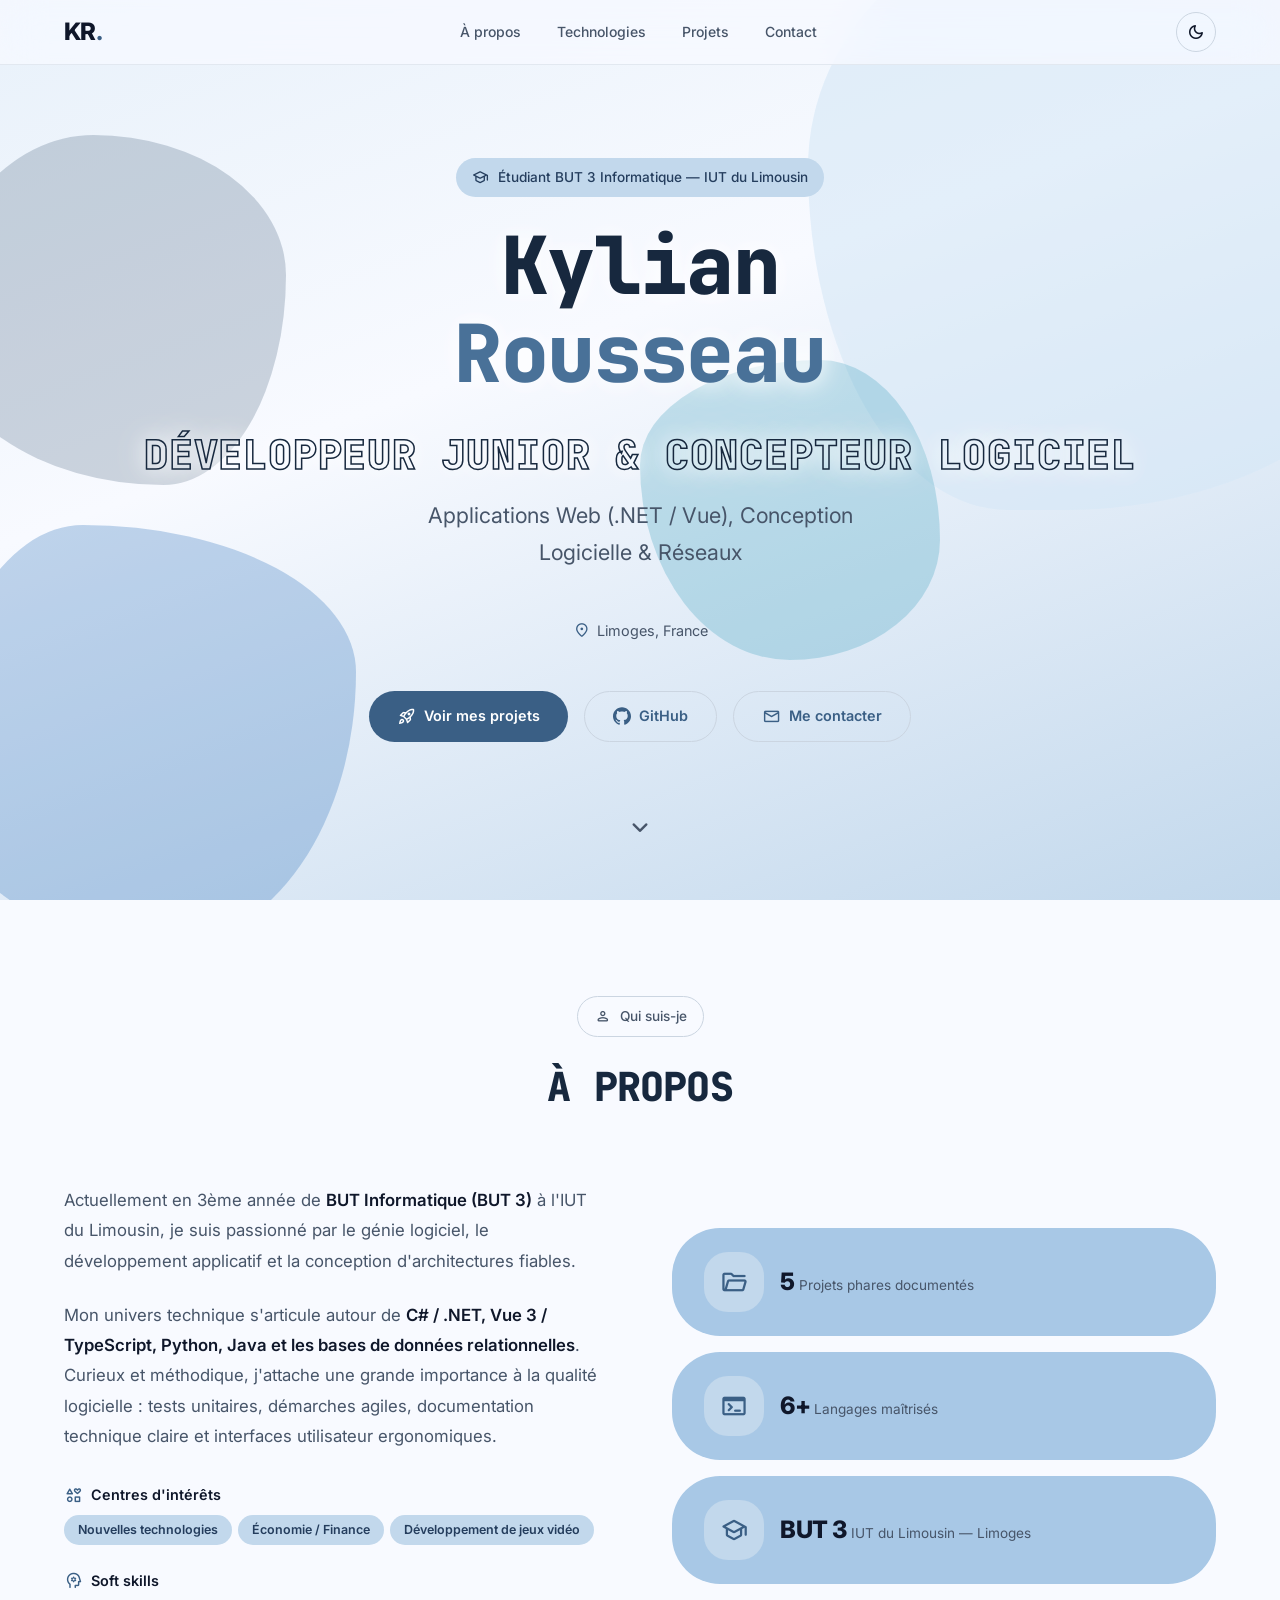
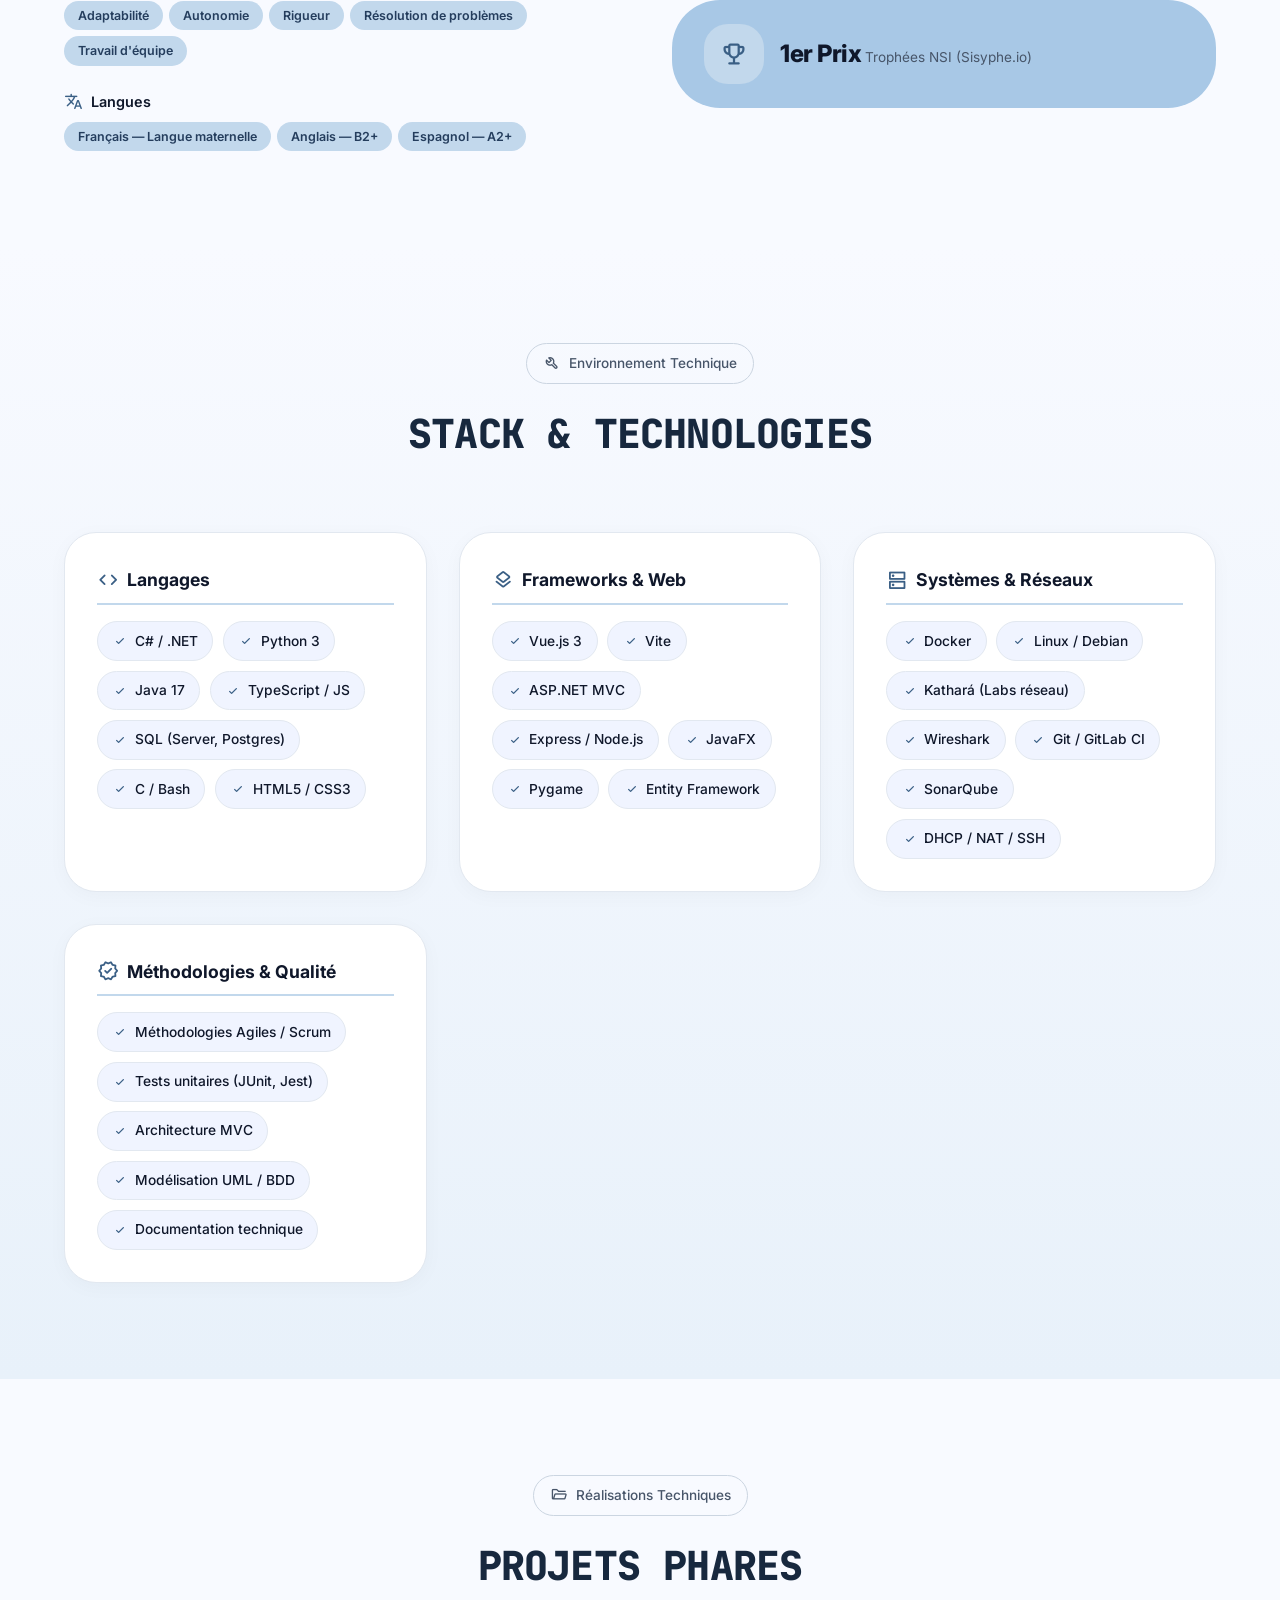
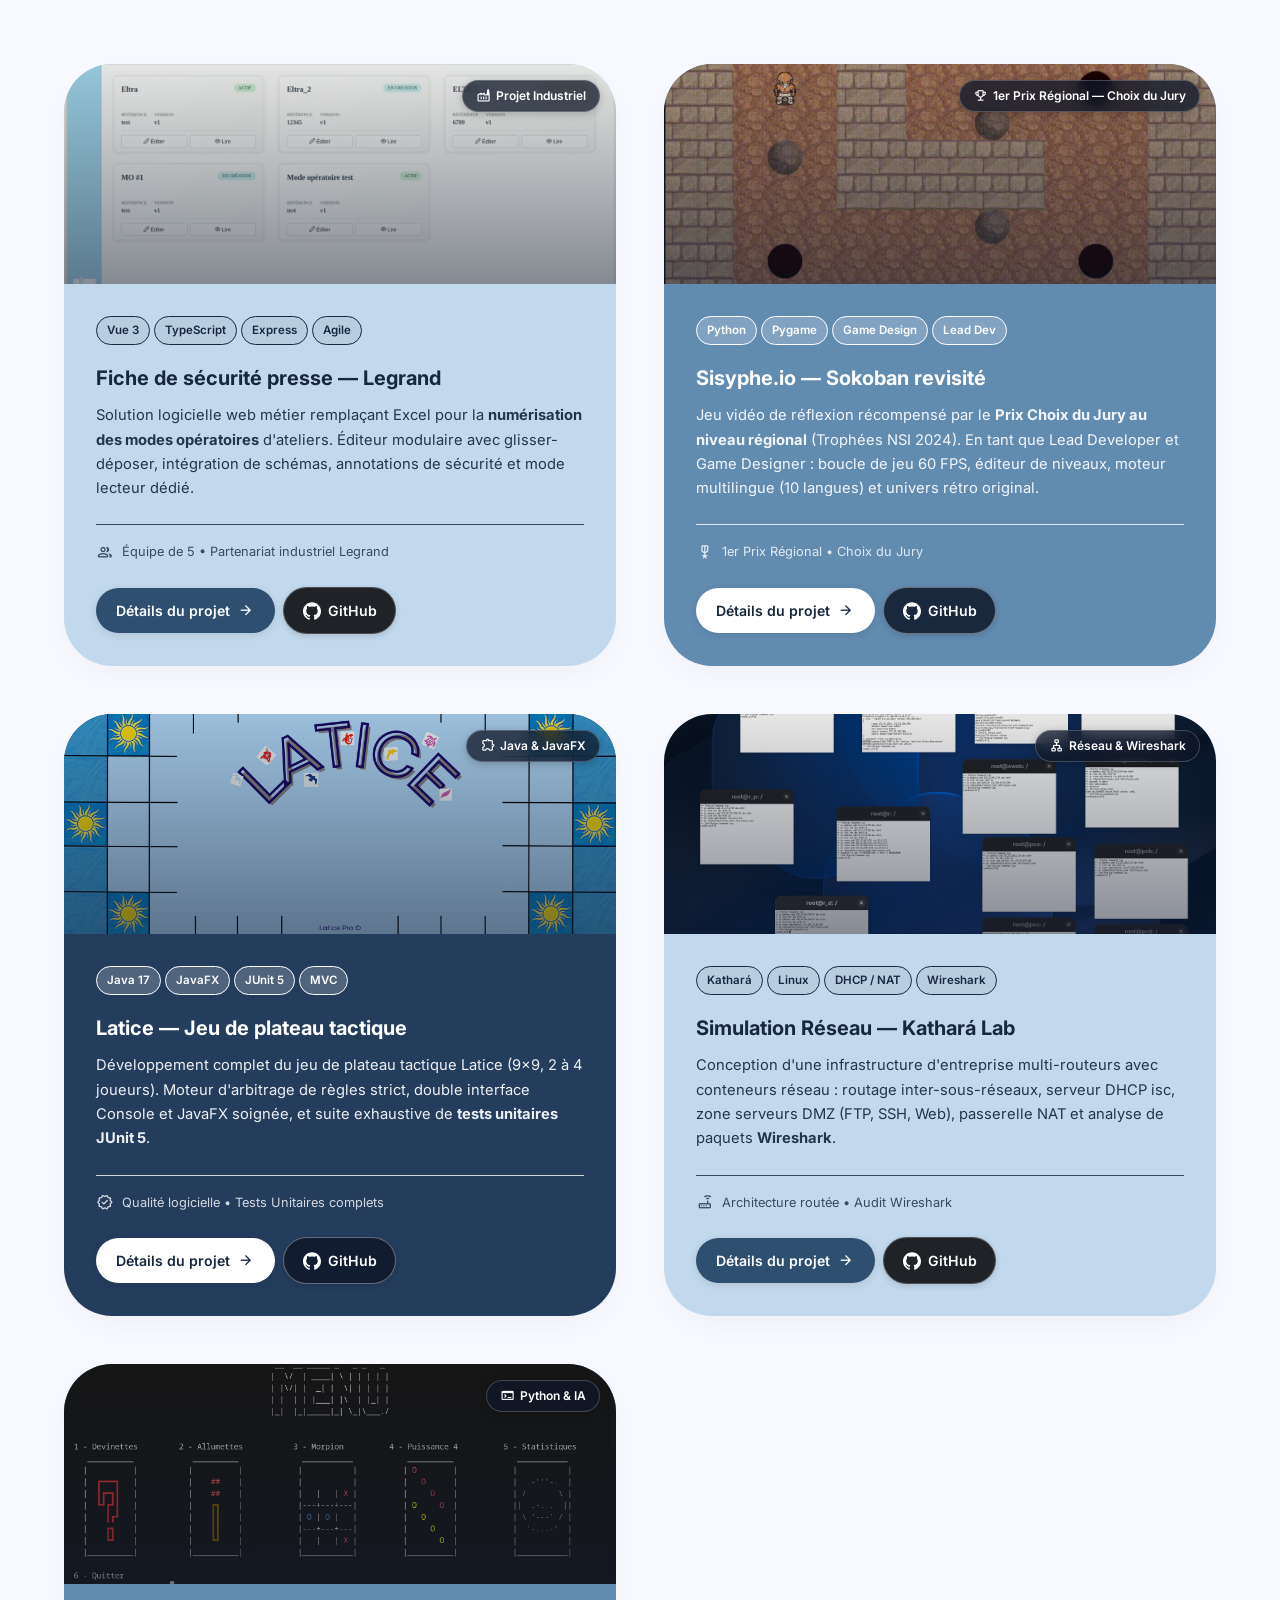
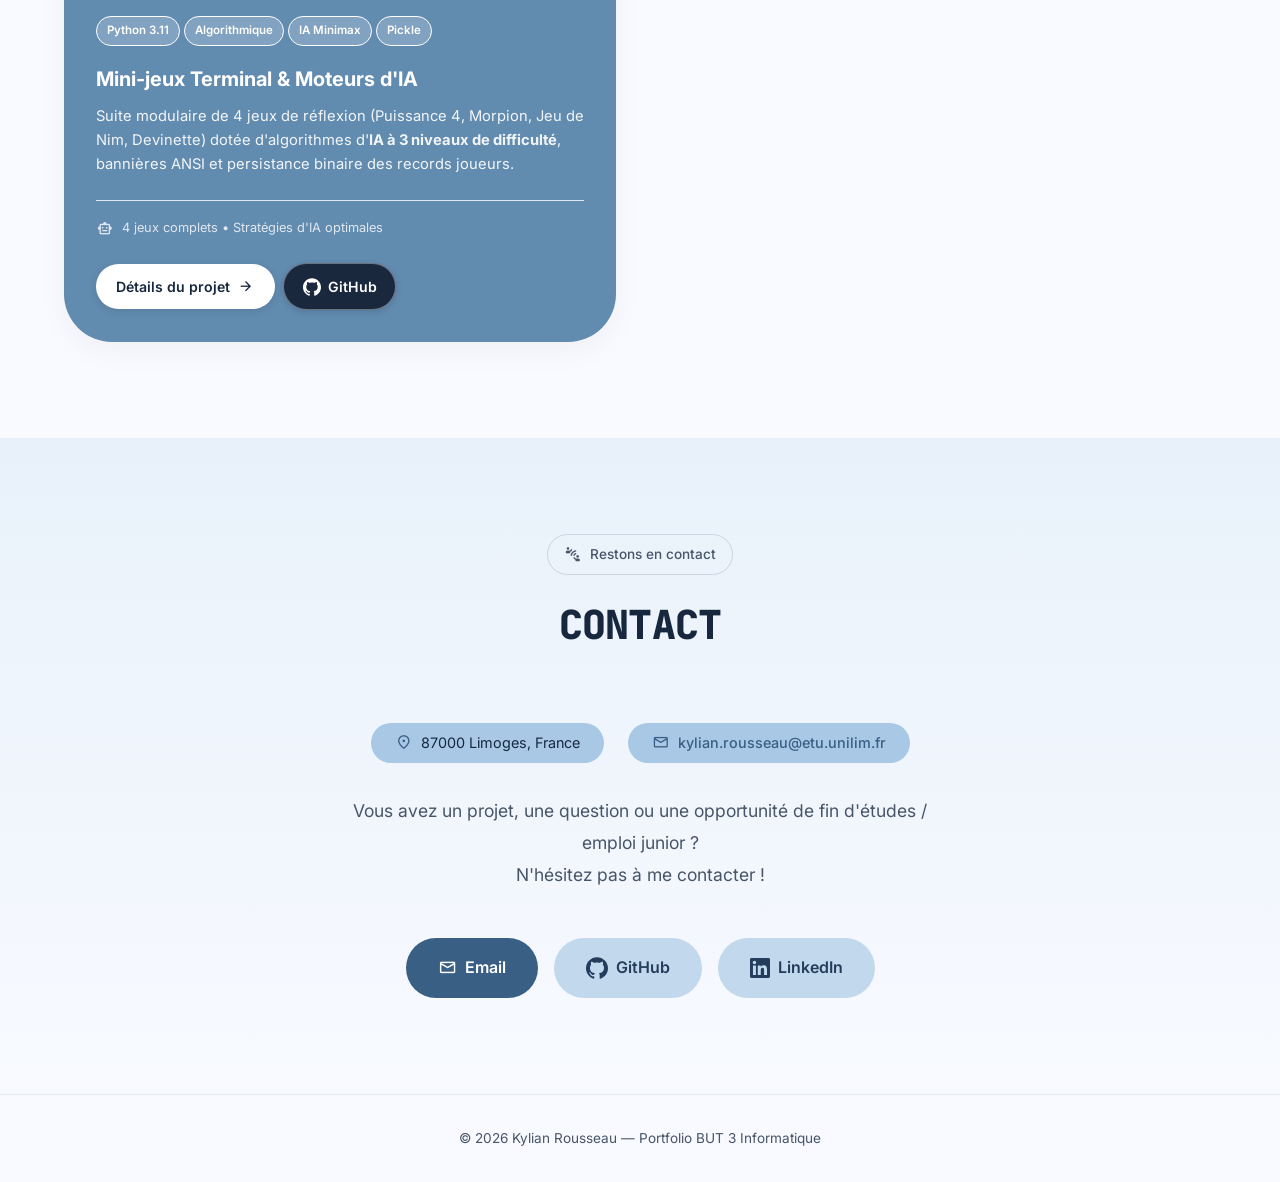
<file: index.html>
<!DOCTYPE html>
<html lang="fr">
<head>
  <meta charset="UTF-8">
  <meta name="viewport" content="width=device-width, initial-scale=1.0">
  <title>Kylian Rousseau — Développeur BUT 3 Informatique | Portfolio</title>
  <meta name="description" content="Portfolio de Kylian Rousseau, étudiant en BUT 3 Informatique à l'IUT du Limousin. Projets applicatifs, développement full-stack .NET / Vue, architectures logicielles et réseaux.">

  <!-- Google Fonts -->
  <link rel="preconnect" href="https://fonts.googleapis.com">
  <link rel="preconnect" href="https://fonts.gstatic.com" crossorigin>
  <link href="https://fonts.googleapis.com/css2?family=Inter:wght@300;400;500;600;700;800;900&family=JetBrains+Mono:wght@400;500;600&display=swap" rel="stylesheet">

  <!-- Material Symbols -->
  <link rel="stylesheet" href="https://fonts.googleapis.com/css2?family=Material+Symbols+Rounded:opsz,wght,FILL,GRAD@20..48,100..700,0..1,-50..200">

  <link rel="stylesheet" href="style.css">
</head>
<body>

  <!-- ═══════════════ NAV ═══════════════ -->
  <nav class="nav" id="nav">
    <div class="nav__inner">
      <a href="#hero" class="nav__logo">KR<span class="accent">.</span></a>
      <ul class="nav__links">
        <li><a href="#about">À propos</a></li>
        <li><a href="#stack">Technologies</a></li>
        <li><a href="#projects">Projets</a></li>
        <li><a href="#contact">Contact</a></li>
      </ul>
      <div class="nav__actions">
        <button class="nav__theme-toggle" id="themeToggle" aria-label="Changer de thème">
          <span class="material-symbols-rounded theme-icon">dark_mode</span>
        </button>
        <button class="nav__burger" id="burger" aria-label="Menu">
          <span class="material-symbols-rounded">menu</span>
        </button>
      </div>
    </div>
  </nav>

  <!-- Mobile menu -->
  <div class="mobile-menu" id="mobileMenu">
    <ul>
      <li><a href="#about">À propos</a></li>
      <li><a href="#stack">Technologies</a></li>
      <li><a href="#projects">Projets</a></li>
      <li><a href="#contact">Contact</a></li>
    </ul>
  </div>

  <!-- ═══════════════ HERO ═══════════════ -->
  <section class="hero" id="hero">
    <div class="hero__bg-shapes">
      <div class="shape shape--1"></div>
      <div class="shape shape--2"></div>
      <div class="shape shape--3"></div>
      <div class="shape shape--4"></div>
    </div>
    <div class="hero__content reveal">
      <span class="chip chip--tonal">
        <span class="material-symbols-rounded">school</span>
        Étudiant BUT 3 Informatique — IUT du Limousin
      </span>
      <h1 class="hero__title">
        Kylian<br><span class="accent">Rousseau</span>
      </h1>
      <p class="hero__role">Développeur Junior &amp; Concepteur Logiciel</p>
      <p class="hero__subtitle">
        Applications Web (.NET / Vue), Conception Logicielle &amp; Réseaux
      </p>
      <div class="hero__location">
        <span class="material-symbols-rounded">location_on</span>
        Limoges, France
      </div>
      <div class="hero__actions">
        <a href="#projects" class="btn btn--filled">
          <span class="material-symbols-rounded">rocket_launch</span>
          Voir mes projets
        </a>
        <a href="https://github.com/krousseau19" target="_blank" rel="noopener" class="btn btn--outlined">
          <svg viewBox="0 0 24 24" width="18" height="18" fill="currentColor" aria-hidden="true"><path d="M12 .297c-6.63 0-12 5.373-12 12 0 5.303 3.438 9.8 8.205 11.385.6.113.82-.258.82-.577 0-.285-.01-1.04-.015-2.04-3.338.724-4.042-1.61-4.042-1.61C4.422 18.07 3.633 17.7 3.633 17.7c-1.087-.744.084-.729.084-.729 1.205.084 1.838 1.236 1.838 1.236 1.07 1.835 2.809 1.305 3.495.998.108-.776.417-1.305.76-1.605-2.665-.3-5.466-1.332-5.466-5.93 0-1.31.465-2.38 1.235-3.22-.135-.303-.54-1.523.105-3.176 0 0 1.005-.322 3.3 1.23.96-.267 1.98-.399 3-.405 1.02.006 2.04.138 3 .405 2.28-1.552 3.285-1.23 3.285-1.23.645 1.653.24 2.873.12 3.176.765.84 1.23 1.91 1.23 3.22 0 4.61-2.805 5.625-5.475 5.92.42.36.81 1.096.81 2.22 0 1.606-.015 2.896-.015 3.286 0 .315.21.69.825.57C20.565 22.092 24 17.592 24 12.297c0-6.627-5.373-12-12-12"/></svg>
          GitHub
        </a>
        <a href="#contact" class="btn btn--outlined">
          <span class="material-symbols-rounded">mail</span>
          Me contacter
        </a>
      </div>
    </div>
    <div class="hero__scroll">
      <span class="material-symbols-rounded scroll-icon">expand_more</span>
    </div>
  </section>

  <!-- ═══════════════ ABOUT ═══════════════ -->
  <section class="section about" id="about">
    <div class="container">
      <div class="section__header reveal">
        <span class="chip chip--outline">
          <span class="material-symbols-rounded">person</span>
          Qui suis-je
        </span>
        <h2 class="section__title">À propos</h2>
      </div>
      <div class="about__grid">
        <div class="about__text reveal">
          <p>
            Actuellement en 3ème année de <strong>BUT Informatique (BUT 3)</strong> à l'IUT du Limousin, 
            je suis passionné par le génie logiciel, le développement applicatif et la conception d'architectures fiables.
          </p>
          <p>
            Mon univers technique s'articule autour de <strong>C# / .NET, Vue 3 / TypeScript, Python, Java et les bases de données relationnelles</strong>. 
            Curieux et méthodique, j'attache une grande importance à la qualité logicielle : tests unitaires, démarches agiles, documentation technique claire et interfaces utilisateur ergonomiques.
          </p>
          <div class="about__extras">
            <div class="about__block">
              <h4><span class="material-symbols-rounded">interests</span> Centres d'intérêts</h4>
              <div class="about__pills">
                <span class="pill">Nouvelles technologies</span>
                <span class="pill">Économie / Finance</span>
                <span class="pill">Développement de jeux vidéo</span>
              </div>
            </div>
            <div class="about__block">
              <h4><span class="material-symbols-rounded">psychology</span> Soft skills</h4>
              <div class="about__pills">
                <span class="pill">Adaptabilité</span>
                <span class="pill">Autonomie</span>
                <span class="pill">Rigueur</span>
                <span class="pill">Résolution de problèmes</span>
                <span class="pill">Travail d'équipe</span>
              </div>
            </div>
            <div class="about__block">
              <h4><span class="material-symbols-rounded">translate</span> Langues</h4>
              <div class="about__pills">
                <span class="pill">Français — Langue maternelle</span>
                <span class="pill">Anglais — B2+</span>
                <span class="pill">Espagnol — A2+</span>
              </div>
            </div>
          </div>
        </div>
        <div class="about__cards reveal">
          <div class="stat-card">
            <span class="material-symbols-rounded stat-card__icon">folder_open</span>
            <div>
              <span class="stat-card__value">5</span>
              <span class="stat-card__label">Projets phares documentés</span>
            </div>
          </div>
          <div class="stat-card">
            <span class="material-symbols-rounded stat-card__icon">terminal</span>
            <div>
              <span class="stat-card__value">6+</span>
              <span class="stat-card__label">Langages maîtrisés</span>
            </div>
          </div>
          <div class="stat-card">
            <span class="material-symbols-rounded stat-card__icon">school</span>
            <div>
              <span class="stat-card__value">BUT 3</span>
              <span class="stat-card__label">IUT du Limousin — Limoges</span>
            </div>
          </div>
          <div class="stat-card">
            <span class="material-symbols-rounded stat-card__icon">emoji_events</span>
            <div>
              <span class="stat-card__value">1er Prix</span>
              <span class="stat-card__label">Trophées NSI (Sisyphe.io)</span>
            </div>
          </div>
        </div>
      </div>
    </div>
  </section>

  <!-- ═══════════════ TECHNOLOGIES & STACK ═══════════════ -->
  <section class="section stack-section" id="stack">
    <div class="container">
      <div class="section__header reveal">
        <span class="chip chip--outline">
          <span class="material-symbols-rounded">build</span>
          Environnement Technique
        </span>
        <h2 class="section__title">Stack &amp; Technologies</h2>
      </div>

      <div class="stack__categories reveal">
        <!-- Langages -->
        <div class="stack-category-card">
          <div class="stack-category-header">
            <span class="material-symbols-rounded">code</span>
            <h3 class="stack-category-title">Langages</h3>
          </div>
          <div class="stack-pills-list">
            <span class="stack-badge"><span class="material-symbols-rounded">check</span> C# / .NET</span>
            <span class="stack-badge"><span class="material-symbols-rounded">check</span> Python 3</span>
            <span class="stack-badge"><span class="material-symbols-rounded">check</span> Java 17</span>
            <span class="stack-badge"><span class="material-symbols-rounded">check</span> TypeScript / JS</span>
            <span class="stack-badge"><span class="material-symbols-rounded">check</span> SQL (Server, Postgres)</span>
            <span class="stack-badge"><span class="material-symbols-rounded">check</span> C / Bash</span>
            <span class="stack-badge"><span class="material-symbols-rounded">check</span> HTML5 / CSS3</span>
          </div>
        </div>

        <!-- Frameworks & Web -->
        <div class="stack-category-card">
          <div class="stack-category-header">
            <span class="material-symbols-rounded">layers</span>
            <h3 class="stack-category-title">Frameworks &amp; Web</h3>
          </div>
          <div class="stack-pills-list">
            <span class="stack-badge"><span class="material-symbols-rounded">check</span> Vue.js 3</span>
            <span class="stack-badge"><span class="material-symbols-rounded">check</span> Vite</span>
            <span class="stack-badge"><span class="material-symbols-rounded">check</span> ASP.NET MVC</span>
            <span class="stack-badge"><span class="material-symbols-rounded">check</span> Express / Node.js</span>
            <span class="stack-badge"><span class="material-symbols-rounded">check</span> JavaFX</span>
            <span class="stack-badge"><span class="material-symbols-rounded">check</span> Pygame</span>
            <span class="stack-badge"><span class="material-symbols-rounded">check</span> Entity Framework</span>
          </div>
        </div>

        <!-- Systèmes, DevOps & Réseaux -->
        <div class="stack-category-card">
          <div class="stack-category-header">
            <span class="material-symbols-rounded">dns</span>
            <h3 class="stack-category-title">Systèmes &amp; Réseaux</h3>
          </div>
          <div class="stack-pills-list">
            <span class="stack-badge"><span class="material-symbols-rounded">check</span> Docker</span>
            <span class="stack-badge"><span class="material-symbols-rounded">check</span> Linux / Debian</span>
            <span class="stack-badge"><span class="material-symbols-rounded">check</span> Kathará (Labs réseau)</span>
            <span class="stack-badge"><span class="material-symbols-rounded">check</span> Wireshark</span>
            <span class="stack-badge"><span class="material-symbols-rounded">check</span> Git / GitLab CI</span>
            <span class="stack-badge"><span class="material-symbols-rounded">check</span> SonarQube</span>
            <span class="stack-badge"><span class="material-symbols-rounded">check</span> DHCP / NAT / SSH</span>
          </div>
        </div>

        <!-- Méthodologies & Qualité -->
        <div class="stack-category-card">
          <div class="stack-category-header">
            <span class="material-symbols-rounded">verified</span>
            <h3 class="stack-category-title">Méthodologies &amp; Qualité</h3>
          </div>
          <div class="stack-pills-list">
            <span class="stack-badge"><span class="material-symbols-rounded">check</span> Méthodologies Agiles / Scrum</span>
            <span class="stack-badge"><span class="material-symbols-rounded">check</span> Tests unitaires (JUnit, Jest)</span>
            <span class="stack-badge"><span class="material-symbols-rounded">check</span> Architecture MVC</span>
            <span class="stack-badge"><span class="material-symbols-rounded">check</span> Modélisation UML / BDD</span>
            <span class="stack-badge"><span class="material-symbols-rounded">check</span> Documentation technique</span>
          </div>
        </div>
      </div>
    </div>
  </section>

  <!-- ═══════════════ PROJECTS ═══════════════ -->
  <section class="section projects" id="projects">
    <div class="container">
      <div class="section__header reveal">
        <span class="chip chip--outline">
          <span class="material-symbols-rounded">folder_open</span>
          Réalisations Techniques
        </span>
        <h2 class="section__title">Projets Phares</h2>
      </div>

      <div class="projects__grid">

        <!-- 1. Legrand -->
        <article class="project-card reveal" data-tilt>
          <a href="projets/legrand.html" class="project-card__thumb" aria-label="Voir le projet Legrand">
            <img src="assets/img/legrand_accueil.png" alt="Tableau de bord de l'application Legrand" class="project-card__thumb-img" loading="lazy">
            <div class="project-card__thumb-overlay"></div>
            <span class="project-card__badge">
              <span class="material-symbols-rounded">factory</span>
              Projet Industriel
            </span>
          </a>
          <div class="project-card__body">
            <div class="project-card__tags">
              <span class="pill pill--sm">Vue 3</span>
              <span class="pill pill--sm">TypeScript</span>
              <span class="pill pill--sm">Express</span>
              <span class="pill pill--sm">Agile</span>
            </div>
            <h3 class="project-card__title">
              <a href="projets/legrand.html">Fiche de sécurité presse — Legrand</a>
            </h3>
            <p class="project-card__desc">
              Solution logicielle web métier remplaçant Excel pour la <strong>numérisation des modes opératoires</strong> d'ateliers. Éditeur modulaire avec glisser-déposer, intégration de schémas, annotations de sécurité et mode lecteur dédié.
            </p>
            <div class="project-card__deliverables">
              <span class="material-symbols-rounded">group</span>
              Équipe de 5 &bull; Partenariat industriel Legrand
            </div>
            <div class="project-card__actions">
              <a href="projets/legrand.html" class="btn-project btn-project--primary">
                Détails du projet
                <span class="material-symbols-rounded" style="font-size:1.1rem">arrow_forward</span>
              </a>
              <a href="https://github.com/krousseau19/sae_legrand" target="_blank" rel="noopener" class="btn-project btn-project--github" aria-label="Consulter le code sur GitHub">
                <svg viewBox="0 0 24 24" width="18" height="18" fill="currentColor" aria-hidden="true"><path d="M12 .297c-6.63 0-12 5.373-12 12 0 5.303 3.438 9.8 8.205 11.385.6.113.82-.258.82-.577 0-.285-.01-1.04-.015-2.04-3.338.724-4.042-1.61-4.042-1.61C4.422 18.07 3.633 17.7 3.633 17.7c-1.087-.744.084-.729.084-.729 1.205.084 1.838 1.236 1.838 1.236 1.07 1.835 2.809 1.305 3.495.998.108-.776.417-1.305.76-1.605-2.665-.3-5.466-1.332-5.466-5.93 0-1.31.465-2.38 1.235-3.22-.135-.303-.54-1.523.105-3.176 0 0 1.005-.322 3.3 1.23.96-.267 1.98-.399 3-.405 1.02.006 2.04.138 3 .405 2.28-1.552 3.285-1.23 3.285-1.23.645 1.653.24 2.873.12 3.176.765.84 1.23 1.91 1.23 3.22 0 4.61-2.805 5.625-5.475 5.92.42.36.81 1.096.81 2.22 0 1.606-.015 2.896-.015 3.286 0 .315.21.69.825.57C20.565 22.092 24 17.592 24 12.297c0-6.627-5.373-12-12-12"/></svg>
                <span>GitHub</span>
              </a>
            </div>
          </div>
        </article>

        <!-- 2. Sisyphe.io -->
        <article class="project-card reveal" data-tilt>
          <a href="projets/sisyphe.html" class="project-card__thumb" aria-label="Voir le projet Sisyphe.io">
            <img src="assets/img/sisyphe_level_example.png" alt="Aperçu d'un niveau du jeu Sisyphe.io" class="project-card__thumb-img" loading="lazy">
            <div class="project-card__thumb-overlay"></div>
            <span class="project-card__badge">
              <span class="material-symbols-rounded">emoji_events</span>
              1er Prix Régional — Choix du Jury
            </span>
          </a>
          <div class="project-card__body">
            <div class="project-card__tags">
              <span class="pill pill--sm">Python</span>
              <span class="pill pill--sm">Pygame</span>
              <span class="pill pill--sm">Game Design</span>
              <span class="pill pill--sm">Lead Dev</span>
            </div>
            <h3 class="project-card__title">
              <a href="projets/sisyphe.html">Sisyphe.io — Sokoban revisité</a>
            </h3>
            <p class="project-card__desc">
              Jeu vidéo de réflexion récompensé par le <strong>Prix Choix du Jury au niveau régional</strong> (Trophées NSI 2024). En tant que Lead Developer et Game Designer : boucle de jeu 60 FPS, éditeur de niveaux, moteur multilingue (10 langues) et univers rétro original.
            </p>
            <div class="project-card__deliverables">
              <span class="material-symbols-rounded">military_tech</span>
              1er Prix Régional &bull; Choix du Jury
            </div>
            <div class="project-card__actions">
              <a href="projets/sisyphe.html" class="btn-project btn-project--primary">
                Détails du projet
                <span class="material-symbols-rounded" style="font-size:1.1rem">arrow_forward</span>
              </a>
              <a href="https://github.com/Acciaw/sisyphe.io" target="_blank" rel="noopener" class="btn-project btn-project--github" aria-label="Consulter le code sur GitHub">
                <svg viewBox="0 0 24 24" width="18" height="18" fill="currentColor" aria-hidden="true"><path d="M12 .297c-6.63 0-12 5.373-12 12 0 5.303 3.438 9.8 8.205 11.385.6.113.82-.258.82-.577 0-.285-.01-1.04-.015-2.04-3.338.724-4.042-1.61-4.042-1.61C4.422 18.07 3.633 17.7 3.633 17.7c-1.087-.744.084-.729.084-.729 1.205.084 1.838 1.236 1.838 1.236 1.07 1.835 2.809 1.305 3.495.998.108-.776.417-1.305.76-1.605-2.665-.3-5.466-1.332-5.466-5.93 0-1.31.465-2.38 1.235-3.22-.135-.303-.54-1.523.105-3.176 0 0 1.005-.322 3.3 1.23.96-.267 1.98-.399 3-.405 1.02.006 2.04.138 3 .405 2.28-1.552 3.285-1.23 3.285-1.23.645 1.653.24 2.873.12 3.176.765.84 1.23 1.91 1.23 3.22 0 4.61-2.805 5.625-5.475 5.92.42.36.81 1.096.81 2.22 0 1.606-.015 2.896-.015 3.286 0 .315.21.69.825.57C20.565 22.092 24 17.592 24 12.297c0-6.627-5.373-12-12-12"/></svg>
                <span>GitHub</span>
              </a>
            </div>
          </div>
        </article>

        <!-- 3. Latice -->
        <article class="project-card reveal" data-tilt>
          <a href="projets/latice.html" class="project-card__thumb" aria-label="Voir le projet Latice">
            <img src="assets/img/latice_menu.png" alt="Aperçu jeu Latice" class="project-card__thumb-img" loading="lazy">
            <div class="project-card__thumb-overlay"></div>
            <span class="project-card__badge">
              <span class="material-symbols-rounded">extension</span>
              Java &amp; JavaFX
            </span>
          </a>
          <div class="project-card__body">
            <div class="project-card__tags">
              <span class="pill pill--sm">Java 17</span>
              <span class="pill pill--sm">JavaFX</span>
              <span class="pill pill--sm">JUnit 5</span>
              <span class="pill pill--sm">MVC</span>
            </div>
            <h3 class="project-card__title">
              <a href="projets/latice.html">Latice — Jeu de plateau tactique</a>
            </h3>
            <p class="project-card__desc">
              Développement complet du jeu de plateau tactique Latice (9×9, 2 à 4 joueurs). Moteur d'arbitrage de règles strict, double interface Console et JavaFX soignée, et suite exhaustive de <strong>tests unitaires JUnit 5</strong>.
            </p>
            <div class="project-card__deliverables">
              <span class="material-symbols-rounded">verified</span>
              Qualité logicielle &bull; Tests Unitaires complets
            </div>
            <div class="project-card__actions">
              <a href="projets/latice.html" class="btn-project btn-project--primary">
                Détails du projet
                <span class="material-symbols-rounded" style="font-size:1.1rem">arrow_forward</span>
              </a>
              <a href="https://github.com/krousseau19/latice" target="_blank" rel="noopener" class="btn-project btn-project--github" aria-label="Consulter le code sur GitHub">
                <svg viewBox="0 0 24 24" width="18" height="18" fill="currentColor" aria-hidden="true"><path d="M12 .297c-6.63 0-12 5.373-12 12 0 5.303 3.438 9.8 8.205 11.385.6.113.82-.258.82-.577 0-.285-.01-1.04-.015-2.04-3.338.724-4.042-1.61-4.042-1.61C4.422 18.07 3.633 17.7 3.633 17.7c-1.087-.744.084-.729.084-.729 1.205.084 1.838 1.236 1.838 1.236 1.07 1.835 2.809 1.305 3.495.998.108-.776.417-1.305.76-1.605-2.665-.3-5.466-1.332-5.466-5.93 0-1.31.465-2.38 1.235-3.22-.135-.303-.54-1.523.105-3.176 0 0 1.005-.322 3.3 1.23.96-.267 1.98-.399 3-.405 1.02.006 2.04.138 3 .405 2.28-1.552 3.285-1.23 3.285-1.23.645 1.653.24 2.873.12 3.176.765.84 1.23 1.91 1.23 3.22 0 4.61-2.805 5.625-5.475 5.92.42.36.81 1.096.81 2.22 0 1.606-.015 2.896-.015 3.286 0 .315.21.69.825.57C20.565 22.092 24 17.592 24 12.297c0-6.627-5.373-12-12-12"/></svg>
                <span>GitHub</span>
              </a>
            </div>
          </div>
        </article>

        <!-- 4. Kathara -->
        <article class="project-card reveal" data-tilt>
          <a href="projets/kathara.html" class="project-card__thumb" aria-label="Voir le projet Simulation Réseau Kathara">
            <img src="assets/img/kathara_lab.png" alt="Déploiement des conteneurs réseau Kathará" class="project-card__thumb-img" loading="lazy">
            <div class="project-card__thumb-overlay"></div>
            <span class="project-card__badge">
              <span class="material-symbols-rounded">lan</span>
              Réseau &amp; Wireshark
            </span>
          </a>
          <div class="project-card__body">
            <div class="project-card__tags">
              <span class="pill pill--sm">Kathará</span>
              <span class="pill pill--sm">Linux</span>
              <span class="pill pill--sm">DHCP / NAT</span>
              <span class="pill pill--sm">Wireshark</span>
            </div>
            <h3 class="project-card__title">
              <a href="projets/kathara.html">Simulation Réseau — Kathará Lab</a>
            </h3>
            <p class="project-card__desc">
              Conception d'une infrastructure d'entreprise multi-routeurs avec conteneurs réseau : routage inter-sous-réseaux, serveur DHCP isc, zone serveurs DMZ (FTP, SSH, Web), passerelle NAT et analyse de paquets <strong>Wireshark</strong>.
            </p>
            <div class="project-card__deliverables">
              <span class="material-symbols-rounded">router</span>
              Architecture routée &bull; Audit Wireshark
            </div>
            <div class="project-card__actions">
              <a href="projets/kathara.html" class="btn-project btn-project--primary">
                Détails du projet
                <span class="material-symbols-rounded" style="font-size:1.1rem">arrow_forward</span>
              </a>
              <a href="https://github.com/krousseau19/SAE-2.03" target="_blank" rel="noopener" class="btn-project btn-project--github" aria-label="Consulter le code sur GitHub">
                <svg viewBox="0 0 24 24" width="18" height="18" fill="currentColor" aria-hidden="true"><path d="M12 .297c-6.63 0-12 5.373-12 12 0 5.303 3.438 9.8 8.205 11.385.6.113.82-.258.82-.577 0-.285-.01-1.04-.015-2.04-3.338.724-4.042-1.61-4.042-1.61C4.422 18.07 3.633 17.7 3.633 17.7c-1.087-.744.084-.729.084-.729 1.205.084 1.838 1.236 1.838 1.236 1.07 1.835 2.809 1.305 3.495.998.108-.776.417-1.305.76-1.605-2.665-.3-5.466-1.332-5.466-5.93 0-1.31.465-2.38 1.235-3.22-.135-.303-.54-1.523.105-3.176 0 0 1.005-.322 3.3 1.23.96-.267 1.98-.399 3-.405 1.02.006 2.04.138 3 .405 2.28-1.552 3.285-1.23 3.285-1.23.645 1.653.24 2.873.12 3.176.765.84 1.23 1.91 1.23 3.22 0 4.61-2.805 5.625-5.475 5.92.42.36.81 1.096.81 2.22 0 1.606-.015 2.896-.015 3.286 0 .315.21.69.825.57C20.565 22.092 24 17.592 24 12.297c0-6.627-5.373-12-12-12"/></svg>
                <span>GitHub</span>
              </a>
            </div>
          </div>
        </article>

        <!-- 5. Python Games -->
        <article class="project-card reveal" data-tilt>
          <a href="projets/python-games.html" class="project-card__thumb" aria-label="Voir le projet Mini-jeux Python">
            <img src="assets/img/python_games_menu.png" alt="Menu terminal et bannières ASCII des mini-jeux Python" class="project-card__thumb-img" loading="lazy">
            <div class="project-card__thumb-overlay"></div>
            <span class="project-card__badge">
              <span class="material-symbols-rounded">terminal</span>
              Python &amp; IA
            </span>
          </a>
          <div class="project-card__body">
            <div class="project-card__tags">
              <span class="pill pill--sm">Python 3.11</span>
              <span class="pill pill--sm">Algorithmique</span>
              <span class="pill pill--sm">IA Minimax</span>
              <span class="pill pill--sm">Pickle</span>
            </div>
            <h3 class="project-card__title">
              <a href="projets/python-games.html">Mini-jeux Terminal &amp; Moteurs d'IA</a>
            </h3>
            <p class="project-card__desc">
              Suite modulaire de 4 jeux de réflexion (Puissance 4, Morpion, Jeu de Nim, Devinette) dotée d'algorithmes d'<strong>IA à 3 niveaux de difficulté</strong>, bannières ANSI et persistance binaire des records joueurs.
            </p>
            <div class="project-card__deliverables">
              <span class="material-symbols-rounded">smart_toy</span>
              4 jeux complets &bull; Stratégies d'IA optimales
            </div>
            <div class="project-card__actions">
              <a href="projets/python-games.html" class="btn-project btn-project--primary">
                Détails du projet
                <span class="material-symbols-rounded" style="font-size:1.1rem">arrow_forward</span>
              </a>
              <a href="https://github.com/krousseau19/SAE1.01-1.02" target="_blank" rel="noopener" class="btn-project btn-project--github" aria-label="Consulter le code sur GitHub">
                <svg viewBox="0 0 24 24" width="18" height="18" fill="currentColor" aria-hidden="true"><path d="M12 .297c-6.63 0-12 5.373-12 12 0 5.303 3.438 9.8 8.205 11.385.6.113.82-.258.82-.577 0-.285-.01-1.04-.015-2.04-3.338.724-4.042-1.61-4.042-1.61C4.422 18.07 3.633 17.7 3.633 17.7c-1.087-.744.084-.729.084-.729 1.205.084 1.838 1.236 1.838 1.236 1.07 1.835 2.809 1.305 3.495.998.108-.776.417-1.305.76-1.605-2.665-.3-5.466-1.332-5.466-5.93 0-1.31.465-2.38 1.235-3.22-.135-.303-.54-1.523.105-3.176 0 0 1.005-.322 3.3 1.23.96-.267 1.98-.399 3-.405 1.02.006 2.04.138 3 .405 2.28-1.552 3.285-1.23 3.285-1.23.645 1.653.24 2.873.12 3.176.765.84 1.23 1.91 1.23 3.22 0 4.61-2.805 5.625-5.475 5.92.42.36.81 1.096.81 2.22 0 1.606-.015 2.896-.015 3.286 0 .315.21.69.825.57C20.565 22.092 24 17.592 24 12.297c0-6.627-5.373-12-12-12"/></svg>
                <span>GitHub</span>
              </a>
            </div>
          </div>
        </article>

      </div>
    </div>
  </section>

  <!-- ═══════════════ CONTACT ═══════════════ -->
  <section class="section contact" id="contact">
    <div class="container">
      <div class="section__header reveal">
        <span class="chip chip--outline">
          <span class="material-symbols-rounded">connect_without_contact</span>
          Restons en contact
        </span>
        <h2 class="section__title">Contact</h2>
      </div>
      <div class="contact__content reveal">
        <div class="contact__info">
          <div class="contact__info-item">
            <span class="material-symbols-rounded">location_on</span>
            <span>87000 Limoges, France</span>
          </div>
          <div class="contact__info-item">
            <span class="material-symbols-rounded">mail</span>
            <a href="mailto:kylian.rousseau@etu.unilim.fr">kylian.rousseau@etu.unilim.fr</a>
          </div>
        </div>
        <p class="contact__text">
          Vous avez un projet, une question ou une opportunité de fin d'études / emploi junior ?<br>
          N'hésitez pas à me contacter !
        </p>
        <div class="contact__links">
          <a href="mailto:kylian.rousseau@etu.unilim.fr" class="btn btn--filled btn--lg">
            <span class="material-symbols-rounded">mail</span>
            Email
          </a>
          <a href="https://github.com/krousseau19" target="_blank" rel="noopener" class="btn btn--tonal btn--lg">
            <svg class="github-icon" viewBox="0 0 24 24" width="22" height="22" fill="currentColor"><path d="M12 .297c-6.63 0-12 5.373-12 12 0 5.303 3.438 9.8 8.205 11.385.6.113.82-.258.82-.577 0-.285-.01-1.04-.015-2.04-3.338.724-4.042-1.61-4.042-1.61C4.422 18.07 3.633 17.7 3.633 17.7c-1.087-.744.084-.729.084-.729 1.205.084 1.838 1.236 1.838 1.236 1.07 1.835 2.809 1.305 3.495.998.108-.776.417-1.305.76-1.605-2.665-.3-5.466-1.332-5.466-5.93 0-1.31.465-2.38 1.235-3.22-.135-.303-.54-1.523.105-3.176 0 0 1.005-.322 3.3 1.23.96-.267 1.98-.399 3-.405 1.02.006 2.04.138 3 .405 2.28-1.552 3.285-1.23 3.285-1.23.645 1.653.24 2.873.12 3.176.765.84 1.23 1.91 1.23 3.22 0 4.61-2.805 5.625-5.475 5.92.42.36.81 1.096.81 2.22 0 1.606-.015 2.896-.015 3.286 0 .315.21.69.825.57C20.565 22.092 24 17.592 24 12.297c0-6.627-5.373-12-12-12"/></svg>
            GitHub
          </a>
          <a href="https://www.linkedin.com/in/kylian-rousseau87/" target="_blank" rel="noopener" class="btn btn--tonal btn--lg">
            <svg class="linkedin-icon" viewBox="0 0 24 24" width="20" height="20" fill="currentColor"><path d="M20.447 20.452h-3.554v-5.569c0-1.328-.027-3.037-1.852-3.037-1.853 0-2.136 1.445-2.136 2.939v5.667H9.351V9h3.414v1.561h.046c.477-.9 1.637-1.85 3.37-1.85 3.601 0 4.267 2.37 4.267 5.455v6.286zM5.337 7.433c-1.144 0-2.063-.926-2.063-2.065 0-1.138.92-2.063 2.063-2.063 1.14 0 2.064.925 2.064 2.063 0 1.139-.925 2.065-2.064 2.065zm1.782 13.019H3.555V9h3.564v11.452zM22.225 0H1.771C.792 0 0 .774 0 1.729v20.542C0 23.227.792 24 1.771 24h20.451C23.2 24 24 23.227 24 22.271V1.729C24 .774 23.2 0 22.222 0h.003z"/></svg>
            LinkedIn
          </a>
        </div>
      </div>
    </div>
  </section>

  <!-- ═══════════════ FOOTER ═══════════════ -->
  <footer class="footer">
    <div class="container">
      <p>&copy; 2026 Kylian Rousseau — Portfolio BUT 3 Informatique</p>
    </div>
  </footer>

  <script src="script.js"></script>
</body>
</html>
</file>
<file: style.css>
/* ═══════════════════════════════════════════════════
   Kylian Rousseau — Portfolio
   Material 3 Expressive Design System
   Blue Seed Color Palette
   ═══════════════════════════════════════════════════ */

/* ─── DESIGN TOKENS ─── */
:root {
  /* Blue Palette (Calibrée sur le CV) */
  --blue-50:  #E8F1FA;
  --blue-100: #C2D8EC;
  --blue-200: #A8C8E6;
  --blue-300: #86A8CC;
  --blue-400: #628BB0;
  --blue-500: #497198;
  --blue-600: #3A5F85;
  --blue-700: #2E4F70;
  --blue-800: #243D5D;
  --blue-900: #243D5D;
  --blue-950: #17283E;

  /* Écrasement monochrome (plus de violet/indigo) */
  --indigo-400: var(--blue-400);
  --indigo-500: var(--blue-500);
  --indigo-600: var(--blue-900);

  /* Sky → même famille de bleus */
  --sky-300: var(--blue-200);
  --sky-400: var(--blue-300);
  --sky-500: var(--blue-400);

  /* M3 Semantic Tokens */
  --md-primary:           var(--blue-600);
  --md-on-primary:        #FFFFFF;
  --md-primary-container: var(--blue-100);
  --md-on-primary-container: var(--blue-900);

  --md-secondary:         var(--indigo-500);
  --md-secondary-container: #E8E0FF;

  --md-surface:           #F8FAFF;
  --md-surface-dim:       #EEF2FB;
  --md-surface-container: #FFFFFF;
  --md-surface-container-high: #F0F4FF;
  --md-surface-container-highest: #E8EDFB;
  --md-on-surface:        #0F172A;
  --md-on-surface-variant: #475569;
  --md-outline:           #CBD5E1;
  --md-outline-variant:   #E2E8F0;

  /* Flat Design — no shadows */
  --elevation-1: none;
  --elevation-2: none;
  --elevation-3: none;
  --elevation-4: none;

  /* Pill / CV-style corners */
  --radius-xs:    8px;
  --radius-sm:   12px;
  --radius-md:   16px;
  --radius-lg:   24px;
  --radius-xl:   32px;
  --radius-xxl:  48px;
  --radius-full: 9999px;

  /* Typography */
  --font-sans: 'Inter', system-ui, -apple-system, sans-serif;
  --font-mono: 'JetBrains Mono', monospace;

  /* Spacing */
  --space-xs:  0.25rem;
  --space-sm:  0.5rem;
  --space-md:  1rem;
  --space-lg:  1.5rem;
  --space-xl:  2rem;
  --space-2xl: 3rem;
  --space-3xl: 4rem;
  --space-4xl: 6rem;

  /* Motion (M3 Expressive) */
  --motion-std: 300ms cubic-bezier(0.2, 0, 0, 1);
  --motion-emphasized: 500ms cubic-bezier(0.2, 0, 0, 1);
  --motion-spring: 600ms cubic-bezier(0.34, 1.56, 0.64, 1);
}

/* ─── RESET ─── */
*, *::before, *::after {
  margin: 0;
  padding: 0;
  box-sizing: border-box;
}

html {
  scroll-behavior: smooth;
  scroll-padding-top: 80px;
  -webkit-font-smoothing: antialiased;
  -moz-osx-font-smoothing: grayscale;
}

body {
  font-family: var(--font-sans);
  font-size: 1rem;
  line-height: 1.7;
  color: var(--md-on-surface);
  background: var(--md-surface);
  overflow-x: hidden;
  transition: background 0.4s cubic-bezier(0.2,0,0,1),
              color 0.4s cubic-bezier(0.2,0,0,1);
}

/* ═══════════════ DARK MODE ═══════════════ */
[data-theme="dark"] {
  --md-primary:           #93C5FD;
  --md-on-primary:        #0B1D51;
  --md-primary-container: #1E3A8A;
  --md-on-primary-container: #DBEAFE;

  --md-secondary:         #A5B4FC;
  --md-secondary-container: #312E81;

  --md-surface:           #0F1729;
  --md-surface-dim:       #0B1120;
  --md-surface-container: #1A2332;
  --md-surface-container-high: #1E293B;
  --md-surface-container-highest: #253347;
  --md-on-surface:        #E2E8F0;
  --md-on-surface-variant: #94A3B8;
  --md-outline:           #334155;
  --md-outline-variant:   #1E293B;

  --elevation-1: none;
  --elevation-2: none;
  --elevation-3: none;
  --elevation-4: none;
}

[data-theme="dark"] .nav {
  background: rgba(15, 23, 41, 0.78);
  border-bottom-color: var(--md-outline-variant);
}

[data-theme="dark"] .hero {
  background: linear-gradient(160deg, #17283E 0%, var(--md-surface) 40%, #243D5D 100%);
}

[data-theme="dark"] .shape--1 { background: var(--blue-700); opacity: 0.5; }
[data-theme="dark"] .shape--2 { background: var(--blue-900); opacity: 0.4; }
[data-theme="dark"] .shape--3 { background: var(--blue-500); opacity: 0.3; }
[data-theme="dark"] .shape--4 { background: var(--blue-800); opacity: 0.35; }

/* Dark mode: adapt stroke + card colors */
[data-theme="dark"] .hero__title {
  color: var(--blue-100);
  text-shadow: 0 0 20px rgba(134, 168, 204, 0.25), 0 0 50px rgba(134, 168, 204, 0.1);
}
[data-theme="dark"] .hero__title .accent {
  color: var(--blue-300);
  text-shadow: 0 0 20px rgba(134, 168, 204, 0.3), 0 0 50px rgba(134, 168, 204, 0.12);
}
[data-theme="dark"] .hero__role {
  -webkit-text-stroke-color: var(--blue-200);
  text-shadow: 0 0 15px rgba(134, 168, 204, 0.2);
}

/* Subtle glow on section titles & key elements in dark mode */
[data-theme="dark"] .section__title {
  color: var(--blue-100);
  text-shadow: 0 0 18px rgba(134, 168, 204, 0.2), 0 0 40px rgba(134, 168, 204, 0.08);
}

[data-theme="dark"] .timeline__title {
  text-shadow: 0 0 12px rgba(134, 168, 204, 0.15);
}

[data-theme="dark"] .skill-card__title {
  text-shadow: 0 0 10px rgba(134, 168, 204, 0.12);
}

[data-theme="dark"] .chip--tonal {
  text-shadow: 0 0 8px rgba(134, 168, 204, 0.15);
}

[data-theme="dark"] .nav__logo {
  text-shadow: 0 0 12px rgba(134, 168, 204, 0.2);
}

[data-theme="dark"] .stat-card,
[data-theme="dark"] .lang-card,
[data-theme="dark"] .contact__info-item { background: var(--blue-800); color: var(--blue-100); }
[data-theme="dark"] .stat-card:hover,
[data-theme="dark"] .lang-card:hover,
[data-theme="dark"] .contact__info-item:hover { background: var(--blue-700); }

[data-theme="dark"] .project-card { background: var(--blue-800); color: var(--blue-100); }
[data-theme="dark"] .project-card:nth-child(3n+2) { background: var(--blue-700); }
[data-theme="dark"] .project-card:nth-child(3n+3) { background: #17283E; }
[data-theme="dark"] .project-card:nth-child(3n+2) .project-card__title,
[data-theme="dark"] .project-card:nth-child(3n+2) .project-card__desc,
[data-theme="dark"] .project-card:nth-child(3n+3) .project-card__title,
[data-theme="dark"] .project-card:nth-child(3n+3) .project-card__desc { color: var(--blue-100); }

[data-theme="dark"] .contact {
  background: linear-gradient(180deg, #17283E 0%, var(--md-surface) 100%);
}

[data-theme="dark"] .pill--domain {
  background: var(--indigo-600);
}

[data-theme="dark"] ::selection {
  background: var(--blue-800);
  color: var(--blue-100);
}

[data-theme="dark"] ::-webkit-scrollbar-track { background: var(--md-surface); }
[data-theme="dark"] ::-webkit-scrollbar-thumb { background: var(--blue-700); }
[data-theme="dark"] ::-webkit-scrollbar-thumb:hover { background: var(--blue-600); }

img { max-width: 100%; display: block; }
a { text-decoration: none; color: inherit; }
ul { list-style: none; }

.container {
  width: 100%;
  max-width: 1200px;
  margin: 0 auto;
  padding: 0 var(--space-lg);
}

/* ─── ACCENT COLOR ─── */
.accent { color: var(--md-primary); }

/* ═══════════════════ NAV ═══════════════════ */
.nav {
  position: fixed;
  top: 0;
  left: 0;
  right: 0;
  z-index: 100;
  background: rgba(248, 250, 255, 0.72);
  backdrop-filter: blur(20px) saturate(1.4);
  -webkit-backdrop-filter: blur(20px) saturate(1.4);
  border-bottom: 1px solid var(--md-outline-variant);
  transition: var(--motion-std);
}

.nav--scrolled {
  box-shadow: var(--elevation-2);
}

.nav__inner {
  display: flex;
  align-items: center;
  justify-content: space-between;
  max-width: 1200px;
  margin: 0 auto;
  padding: 0 var(--space-lg);
  height: 64px;
}

.nav__logo {
  font-size: 1.5rem;
  font-weight: 800;
  letter-spacing: -0.03em;
  color: var(--md-on-surface);
  transition: var(--motion-std);
}

.nav__logo:hover { color: var(--md-primary); }

.nav__links {
  display: flex;
  gap: var(--space-xs);
}

.nav__links a {
  padding: var(--space-sm) var(--space-md);
  border-radius: var(--radius-full);
  font-size: 0.875rem;
  font-weight: 500;
  color: var(--md-on-surface-variant);
  transition: var(--motion-std);
}

.nav__links a:hover {
  background: var(--md-primary-container);
  color: var(--md-on-primary-container);
}

.nav__actions {
  display: flex;
  align-items: center;
  gap: var(--space-xs);
}

.nav__theme-toggle {
  display: flex;
  align-items: center;
  justify-content: center;
  width: 40px;
  height: 40px;
  background: none;
  border: 1.5px solid var(--md-outline);
  border-radius: var(--radius-full);
  cursor: pointer;
  color: var(--md-on-surface);
  transition: var(--motion-std);
  position: relative;
  overflow: hidden;
}

.nav__theme-toggle:hover {
  background: var(--md-primary-container);
  border-color: var(--md-primary);
  color: var(--md-on-primary-container);
}

.nav__theme-toggle .theme-icon {
  font-size: 1.25rem;
  transition: transform 0.5s cubic-bezier(0.34, 1.56, 0.64, 1);
}

[data-theme="dark"] .nav__theme-toggle .theme-icon {
  transform: rotate(360deg);
}

.nav__burger {
  display: none;
  background: none;
  border: none;
  cursor: pointer;
  color: var(--md-on-surface);
  padding: var(--space-sm);
  border-radius: var(--radius-full);
  transition: var(--motion-std);
}

.nav__burger:hover { background: var(--md-surface-container-highest); }

/* Mobile Menu */
.mobile-menu {
  position: fixed;
  top: 64px;
  left: 0;
  right: 0;
  z-index: 99;
  background: var(--md-surface-container);
  border-bottom: 1px solid var(--md-outline-variant);
  box-shadow: var(--elevation-3);
  transform: translateY(-110%);
  opacity: 0;
  transition: var(--motion-emphasized);
}

.mobile-menu.open {
  transform: translateY(0);
  opacity: 1;
}

.mobile-menu ul {
  padding: var(--space-md);
  display: flex;
  flex-direction: column;
  gap: var(--space-xs);
}

.mobile-menu a {
  display: block;
  padding: var(--space-md) var(--space-lg);
  border-radius: var(--radius-lg);
  font-weight: 500;
  color: var(--md-on-surface);
  transition: var(--motion-std);
}

.mobile-menu a:hover {
  background: var(--md-primary-container);
  color: var(--md-on-primary-container);
}

/* ═══════════════════ HERO ═══════════════════ */
.hero {
  position: relative;
  min-height: 100vh;
  display: flex;
  flex-direction: column;
  align-items: center;
  justify-content: center;
  text-align: center;
  padding: var(--space-4xl) var(--space-lg);
  overflow: hidden;
  background: linear-gradient(160deg, var(--blue-50) 0%, var(--md-surface) 40%, var(--blue-100) 100%);
}

/* Decorative background shapes (M3 Expressive) */
.hero__bg-shapes {
  position: absolute;
  inset: 0;
  pointer-events: none;
  overflow: hidden;
}

.shape {
  position: absolute;
  border-radius: 40% 60% 70% 30% / 40% 50% 60% 50%;
  filter: blur(0px);
  opacity: 0.6;
}

.shape--1 {
  width: 600px;
  height: 600px;
  background: #D6E8F7;
  border-radius: 50% 40% 60% 35% / 45% 55% 40% 60%;
  top: -10%;
  right: -10%;
  opacity: 0.6;
  animation: float 20s ease-in-out infinite;
}

.shape--2 {
  width: 420px;
  height: 420px;
  background: #3A7ABF;
  border-radius: 35% 65% 45% 55% / 60% 35% 65% 40%;
  bottom: -5%;
  left: -5%;
  opacity: 0.3;
  animation: float 16s ease-in-out infinite reverse;
}

.shape--3 {
  width: 300px;
  height: 300px;
  background: #5EB0C9;
  border-radius: 60% 40% 50% 50% / 35% 60% 40% 65%;
  top: 40%;
  left: 50%;
  opacity: 0.35;
  animation: float 22s ease-in-out infinite 3s;
}

.shape--4 {
  width: 350px;
  height: 350px;
  background: #1B3A5C;
  border-radius: 45% 55% 35% 65% / 55% 40% 60% 45%;
  top: 15%;
  left: -5%;
  opacity: 0.2;
  animation: float 25s ease-in-out infinite 2s reverse;
}

@keyframes float {
  0%, 100% { transform: translate(0, 0) scale(1); }
  33% { transform: translate(30px, -20px) scale(1.05); }
  66% { transform: translate(-20px, 15px) scale(0.95); }
}

.hero__content {
  position: relative;
  z-index: 2;
}

.hero__title {
  font-family: var(--font-mono);
  font-size: clamp(3rem, 10vw, 5rem);
  font-weight: 800;
  letter-spacing: -0.02em;
  line-height: 1.1;
  margin: var(--space-lg) 0;
  color: var(--blue-950);
}

/* Rousseau : même police mono, en gras + couleur primaire contrastée */
.hero__title .accent {
  color: var(--blue-500);
  font-weight: 900;
}

/* Halo de lisibilité pour le texte sur les blobs */
.hero__title, .hero__title .accent, .hero__role {
  text-shadow: 0 0 20px rgba(255, 255, 255, 0.95), 0 0 40px rgba(255, 255, 255, 0.7);
}

.hero__subtitle {
  font-size: clamp(1rem, 2.5vw, 1.35rem);
  font-weight: 400;
  color: var(--md-on-surface-variant);
  max-width: 520px;
  margin: 0 auto var(--space-2xl);
}

.hero__actions {
  display: flex;
  gap: var(--space-md);
  justify-content: center;
  flex-wrap: wrap;
}

.hero__scroll {
  position: absolute;
  bottom: var(--space-2xl);
  left: 50%;
  transform: translateX(-50%);
  z-index: 2;
}

.scroll-icon {
  font-size: 2rem;
  color: var(--md-on-surface-variant);
  animation: bounce 2s ease-in-out infinite;
}

@keyframes bounce {
  0%, 100% { transform: translateY(0); opacity: 0.6; }
  50% { transform: translateY(8px); opacity: 1; }
}

/* ═══════════════ CHIPS & PILLS ═══════════════ */
.chip {
  display: inline-flex;
  align-items: center;
  gap: var(--space-sm);
  padding: var(--space-sm) var(--space-md);
  border-radius: var(--radius-full);
  font-size: 0.85rem;
  font-weight: 500;
}

.chip--tonal {
  background: var(--md-primary-container);
  color: var(--md-on-primary-container);
}

.chip--outline {
  border: 1.5px solid var(--md-outline);
  color: var(--md-on-surface-variant);
}

.chip .material-symbols-rounded { font-size: 1.1rem; }

.pill {
  display: inline-block;
  padding: 6px 16px;
  border-radius: var(--radius-full);
  font-size: 0.8rem;
  font-weight: 600;
  background: var(--md-primary-container);
  color: var(--md-on-primary-container);
  transition: var(--motion-std);
}

.pill:hover {
  background: var(--blue-200);
  transform: translateY(-2px);
}

/* Dark mode : texte foncé sur pill hover clair */
[data-theme="dark"] .pill:hover {
  background: var(--blue-200);
  color: var(--blue-950);
}

.pill--sm {
  padding: 4px 10px;
  font-size: 0.72rem;
}

/* ═══════════════ BUTTONS ═══════════════ */
.btn {
  display: inline-flex;
  align-items: center;
  gap: var(--space-sm);
  padding: 12px 28px;
  border-radius: var(--radius-full);
  font-family: var(--font-sans);
  font-size: 0.9rem;
  font-weight: 600;
  cursor: pointer;
  border: none;
  transition: var(--motion-std);
  position: relative;
  overflow: hidden;
}

.btn::after {
  content: '';
  position: absolute;
  inset: 0;
  border-radius: inherit;
  opacity: 0;
  background: currentColor;
  transition: var(--motion-std);
}

.btn:hover::after { opacity: 0.08; }
.btn:active::after { opacity: 0.12; }

.btn--filled {
  background: var(--md-primary);
  color: var(--md-on-primary);
  box-shadow: var(--elevation-1);
}

.btn--filled:hover {
  box-shadow: var(--elevation-2);
  transform: translateY(-1px);
}

.btn--outlined {
  background: transparent;
  color: var(--md-primary);
  border: 1.5px solid var(--md-outline);
}

.btn--outlined:hover {
  background: var(--blue-50);
  border-color: var(--md-primary);
}

.btn--tonal {
  background: var(--md-primary-container);
  color: var(--md-on-primary-container);
}

.btn--tonal:hover {
  background: var(--blue-200);
  transform: translateY(-1px);
}

.btn--lg {
  padding: 16px 32px;
  font-size: 1rem;
}

.btn .material-symbols-rounded,
.btn svg {
  font-size: 1.2rem;
}

/* ═══════════════ SECTIONS ═══════════════ */
.section {
  padding: var(--space-4xl) 0;
}

.section__header {
  text-align: center;
  margin-bottom: var(--space-3xl);
}

.section__title {
  font-family: var(--font-mono);
  text-transform: uppercase;
  font-size: clamp(1.8rem, 4vw, 2.5rem);
  font-weight: 800;
  letter-spacing: -0.02em;
  margin-top: var(--space-md);
  color: var(--blue-950);
}

/* ═══════════════ ABOUT ═══════════════ */
.about__grid {
  display: grid;
  grid-template-columns: 1fr 1fr;
  gap: var(--space-3xl);
  align-items: center;
}

.about__text p {
  font-size: 1.05rem;
  color: var(--md-on-surface-variant);
  margin-bottom: var(--space-lg);
  line-height: 1.8;
}

.about__text strong {
  color: var(--md-on-surface);
  font-weight: 600;
}

.about__cards {
  display: grid;
  gap: var(--space-md);
}

.stat-card {
  display: flex;
  align-items: center;
  gap: var(--space-md);
  padding: var(--space-lg) var(--space-xl);
  background: var(--blue-200);
  border-radius: var(--radius-xxl);
  transition: var(--motion-std);
  border: none;
  color: var(--blue-950);
}

.stat-card:hover {
  transform: translateY(-4px);
  background: var(--blue-300);
}

.stat-card__icon {
  font-size: 1.75rem;
  color: var(--md-primary);
  background: var(--md-primary-container);
  padding: var(--space-md);
  border-radius: var(--radius-lg);
}

.stat-card__value {
  font-size: 1.5rem;
  font-weight: 800;
  color: var(--md-on-surface);
  letter-spacing: -0.02em;
}

.stat-card__label {
  font-size: 0.85rem;
  color: var(--md-on-surface-variant);
}

/* ═══════════════ TECHNOLOGIES & STACK ═══════════════ */
.stack-section {
  background: linear-gradient(180deg, var(--md-surface) 0%, var(--blue-50) 100%);
}

[data-theme="dark"] .stack-section {
  background: linear-gradient(180deg, var(--md-surface) 0%, #17283E 100%);
}

.stack__categories {
  display: grid;
  grid-template-columns: repeat(auto-fit, minmax(280px, 1fr));
  gap: var(--space-xl);
}

.stack-category-card {
  background: var(--md-surface-container);
  border: 1px solid var(--md-outline-variant);
  border-radius: var(--radius-xl);
  padding: var(--space-xl);
  display: flex;
  flex-direction: column;
  gap: var(--space-md);
  transition: var(--motion-std);
  box-shadow: 0 4px 20px rgba(0, 0, 0, 0.03);
}

[data-theme="dark"] .stack-category-card {
  background: var(--blue-900);
  border-color: rgba(255, 255, 255, 0.1);
  box-shadow: 0 4px 20px rgba(0, 0, 0, 0.25);
}

.stack-category-card:hover {
  transform: translateY(-4px);
  border-color: var(--md-primary);
}

.stack-category-header {
  display: flex;
  align-items: center;
  gap: var(--space-sm);
  padding-bottom: var(--space-sm);
  border-bottom: 2px solid var(--md-primary-container);
}

.stack-category-header .material-symbols-rounded {
  color: var(--md-primary);
  font-size: 1.4rem;
}

.stack-category-title {
  font-size: 1.1rem;
  font-weight: 700;
  color: var(--md-on-surface);
}

[data-theme="dark"] .stack-category-title {
  color: var(--blue-100);
}

.stack-pills-list {
  display: flex;
  flex-wrap: wrap;
  gap: 0.6rem;
}

.stack-badge {
  display: inline-flex;
  align-items: center;
  gap: 0.4rem;
  padding: 0.45rem 0.9rem;
  border-radius: var(--radius-full);
  font-size: 0.86rem;
  font-weight: 500;
  background: var(--md-surface-container-high);
  border: 1px solid var(--md-outline-variant);
  color: var(--md-on-surface);
  transition: var(--motion-std);
}

[data-theme="dark"] .stack-badge {
  background: rgba(255, 255, 255, 0.08);
  border-color: rgba(255, 255, 255, 0.15);
  color: var(--blue-100);
}

.stack-badge:hover {
  background: var(--md-primary-container);
  color: var(--md-on-primary-container);
  border-color: var(--md-primary);
  transform: translateY(-2px);
}

.stack-badge .material-symbols-rounded {
  font-size: 1rem;
  color: var(--md-primary);
}

[data-theme="dark"] .stack-badge .material-symbols-rounded {
  color: var(--blue-300);
}

/* ═══════════════ PROJECTS ═══════════════ */
.projects {
  background: var(--md-surface);
}

.projects__grid {
  display: grid;
  grid-template-columns: repeat(auto-fill, minmax(360px, 1fr));
  gap: var(--space-2xl);
}

.project-card {
  border: none;
  border-radius: var(--radius-xxl);
  overflow: hidden;
  transition: transform 0.35s cubic-bezier(0.2, 0, 0, 1), box-shadow 0.35s ease, background 0.3s ease;
  display: flex;
  flex-direction: column;
  background: var(--blue-100);
  color: var(--blue-950);
  box-shadow: 0 10px 30px rgba(0, 0, 0, 0.04);
}

.project-card:hover {
  transform: translateY(-8px);
  box-shadow: 0 20px 40px rgba(0, 0, 0, 0.12);
}

/* Vignette / Thumbnail haute définition */
.project-card__thumb {
  position: relative;
  width: 100%;
  height: 220px;
  overflow: hidden;
  background: var(--blue-950);
  display: block;
}

.project-card__thumb-img {
  width: 100%;
  height: 100%;
  object-fit: cover;
  display: block;
  transition: transform 0.5s cubic-bezier(0.2, 0, 0, 1);
}

.project-card:hover .project-card__thumb-img {
  transform: scale(1.07);
}

.project-card__thumb-overlay {
  position: absolute;
  inset: 0;
  background: linear-gradient(180deg, rgba(0,0,0,0.1) 0%, rgba(15, 23, 41, 0.5) 100%);
  pointer-events: none;
}

.project-card__badge {
  position: absolute;
  top: var(--space-md);
  right: var(--space-md);
  background: rgba(15, 23, 41, 0.75);
  backdrop-filter: blur(8px);
  -webkit-backdrop-filter: blur(8px);
  color: #ffffff;
  font-size: 0.75rem;
  font-weight: 600;
  padding: 0.3rem 0.8rem;
  border-radius: var(--radius-full);
  display: flex;
  align-items: center;
  gap: 0.35rem;
  border: 1px solid rgba(255, 255, 255, 0.2);
  z-index: 2;
  box-shadow: 0 2px 8px rgba(0,0,0,0.2);
}

.project-card__badge .material-symbols-rounded {
  font-size: 0.95rem;
}

/* Carte 2 sur 3 : Bleu moyen */
.project-card:nth-child(3n+2) {
  background: var(--blue-400);
  color: #ffffff;
}
.project-card:nth-child(3n+2) .project-card__title,
.project-card:nth-child(3n+2) .project-card__desc,
.project-card:nth-child(3n+2) .project-card__desc strong,
.project-card:nth-child(3n+2) .project-card__deliverables,
.project-card:nth-child(3n+2) .project-card__deliverables .material-symbols-rounded {
  color: #ffffff;
}

/* Carte 3 sur 3 : Bleu marine */
.project-card:nth-child(3n+3) {
  background: var(--blue-900);
  color: #ffffff;
}
.project-card:nth-child(3n+3) .project-card__title,
.project-card:nth-child(3n+3) .project-card__desc,
.project-card:nth-child(3n+3) .project-card__desc strong,
.project-card:nth-child(3n+3) .project-card__deliverables,
.project-card:nth-child(3n+3) .project-card__deliverables .material-symbols-rounded {
  color: #ffffff;
}

/* Pills dans les cartes : adaptées au fond */
.project-card .pill--sm {
  background: rgba(255, 255, 255, 0.2);
  border: 1px solid currentColor;
  color: inherit;
}
.project-card:nth-child(3n+1) .pill--sm {
  background: rgba(0, 0, 0, 0.05);
}

/* Corps de la carte */
.project-card__body {
  padding: var(--space-xl);
  display: flex;
  flex-direction: column;
  flex: 1;
}

.project-card__tags {
  display: flex;
  flex-wrap: wrap;
  gap: var(--space-xs);
  margin-bottom: var(--space-md);
}

.project-card__title {
  font-size: 1.25rem;
  font-weight: 700;
  margin-bottom: var(--space-sm);
  color: inherit;
}

.project-card__title a {
  color: inherit;
  text-decoration: none;
  transition: opacity 0.2s;
}

.project-card__title a:hover {
  opacity: 0.85;
}

.project-card__desc {
  font-size: 0.92rem;
  line-height: 1.65;
  flex: 1;
  margin-bottom: var(--space-lg);
  opacity: 0.92;
}

.project-card__desc strong {
  color: inherit;
  font-weight: 700;
}

.project-card__deliverables {
  display: flex;
  align-items: center;
  gap: var(--space-sm);
  font-size: 0.8rem;
  padding-top: var(--space-md);
  border-top: 1px solid currentColor;
  opacity: 0.8;
  margin-bottom: var(--space-lg);
}

.project-card__deliverables .material-symbols-rounded {
  font-size: 1.1rem;
}

.project-card__actions {
  display: flex;
  align-items: center;
  gap: var(--space-sm);
  margin-top: auto;
  flex-wrap: wrap;
}

.btn-project {
  display: inline-flex;
  align-items: center;
  gap: 0.45rem;
  padding: 0.65rem 1.25rem;
  border-radius: var(--radius-full);
  font-weight: 600;
  font-size: 0.88rem;
  text-decoration: none;
  transition: var(--motion-std);
  cursor: pointer;
}

.btn-project--primary {
  background: #ffffff;
  color: var(--blue-950);
  box-shadow: 0 2px 8px rgba(0, 0, 0, 0.1);
}

.btn-project--primary:hover {
  transform: translateY(-2px);
  box-shadow: 0 6px 16px rgba(0, 0, 0, 0.18);
}

.project-card:nth-child(3n+1) .btn-project--primary {
  background: var(--blue-700);
  color: #ffffff;
}

.project-card:nth-child(3n+1) .btn-project--primary:hover {
  background: var(--blue-800);
}

[data-theme="dark"] .project-card .btn-project--primary {
  background: var(--blue-100);
  color: var(--blue-950);
}

.btn-project--github {
  display: inline-flex;
  align-items: center;
  gap: 0.45rem;
  padding: 0.65rem 1.15rem;
  border-radius: var(--radius-full);
  font-weight: 600;
  font-size: 0.88rem;
  text-decoration: none;
  background: #1f2328;
  color: #ffffff;
  border: 1px solid rgba(255, 255, 255, 0.2);
  box-shadow: 0 2px 6px rgba(0, 0, 0, 0.14);
  transition: var(--motion-std);
  cursor: pointer;
}

.btn-project--github svg {
  width: 18px;
  height: 18px;
  fill: currentColor;
  flex-shrink: 0;
}

.btn-project--github:hover {
  background: #0d1117;
  color: #ffffff;
  transform: translateY(-2px);
  box-shadow: 0 6px 16px rgba(0, 0, 0, 0.28);
  border-color: rgba(255, 255, 255, 0.45);
}

.project-card:nth-child(3n+2) .btn-project--github,
.project-card:nth-child(3n+3) .btn-project--github {
  background: rgba(15, 23, 42, 0.85);
  border-color: rgba(255, 255, 255, 0.35);
  backdrop-filter: blur(8px);
}

.project-card:nth-child(3n+2) .btn-project--github:hover,
.project-card:nth-child(3n+3) .btn-project--github:hover {
  background: #000000;
  border-color: #ffffff;
}

[data-theme="dark"] .btn-project--github {
  background: #21262d;
  color: #f0f6fc;
  border: 1px solid rgba(240, 246, 252, 0.25);
}

[data-theme="dark"] .btn-project--github:hover {
  background: #30363d;
  color: #ffffff;
  border-color: rgba(240, 246, 252, 0.5);
}

.btn-project--icon {
  width: 42px;
  height: 42px;
  display: inline-flex;
  align-items: center;
  justify-content: center;
  border-radius: var(--radius-full);
  background: rgba(255, 255, 255, 0.2);
  color: inherit;
  transition: var(--motion-std);
  text-decoration: none;
}

.btn-project--icon:hover {
  background: rgba(255, 255, 255, 0.35);
  transform: translateY(-2px);
}

.project-card:nth-child(3n+1) .btn-project--icon {
  background: rgba(0, 0, 0, 0.08);
}

.project-card:nth-child(3n+1) .btn-project--icon:hover {
  background: rgba(0, 0, 0, 0.15);
}

[data-theme="dark"] .project-card:nth-child(3n+1) .btn-project--icon {
  background: rgba(255, 255, 255, 0.15);
}

/* ═══════════════ CONTACT ═══════════════ */
.contact {
  background: linear-gradient(180deg, var(--blue-50) 0%, var(--md-surface) 100%);
}

.contact__content {
  text-align: center;
  max-width: 600px;
  margin: 0 auto;
}

.contact__text {
  font-size: 1.1rem;
  color: var(--md-on-surface-variant);
  line-height: 1.8;
  margin-bottom: var(--space-2xl);
}

.contact__links {
  display: flex;
  gap: var(--space-md);
  justify-content: center;
  flex-wrap: wrap;
}

.github-icon,
.linkedin-icon {
  flex-shrink: 0;
}

/* ═══════════════ FOOTER ═══════════════ */
.footer {
  padding: var(--space-xl) 0;
  text-align: center;
  font-size: 0.85rem;
  color: var(--md-on-surface-variant);
  border-top: 1px solid var(--md-outline-variant);
}

/* ═══════════════ REVEAL ANIMATIONS ═══════════════ */
.reveal {
  opacity: 0;
  transform: translateY(32px);
  transition: opacity 0.7s cubic-bezier(0.2, 0, 0, 1),
              transform 0.7s cubic-bezier(0.2, 0, 0, 1);
}

.reveal.visible {
  opacity: 1;
  transform: translateY(0);
}

/* Staggered children */
.skills__grid .skill-card:nth-child(2) { transition-delay: 80ms; }
.skills__grid .skill-card:nth-child(3) { transition-delay: 160ms; }
.skills__grid .skill-card:nth-child(4) { transition-delay: 240ms; }
.skills__grid .skill-card:nth-child(5) { transition-delay: 320ms; }
.skills__grid .skill-card:nth-child(6) { transition-delay: 400ms; }

/* Stagger délais uniquement pendant l'animation d'apparition scroll */
.reveal .project-card:nth-child(2) { transition-delay: 100ms; }
.reveal .project-card:nth-child(3) { transition-delay: 200ms; }
.reveal .project-card:nth-child(4) { transition-delay: 300ms; }
.reveal .project-card:nth-child(5) { transition-delay: 400ms; }
.reveal .project-card:nth-child(6) { transition-delay: 500ms; }

/* ═══════════════ RESPONSIVE ═══════════════ */
@media (max-width: 900px) {
  .about__grid {
    grid-template-columns: 1fr;
    gap: var(--space-2xl);
  }

  .about__cards {
    grid-template-columns: repeat(3, 1fr);
  }

  .stat-card {
    flex-direction: column;
    text-align: center;
    padding: var(--space-md);
    gap: var(--space-sm);
  }

  .skills__grid {
    grid-template-columns: repeat(auto-fill, minmax(280px, 1fr));
  }

  .projects__grid {
    grid-template-columns: 1fr;
    max-width: 500px;
    margin: 0 auto;
  }
}

@media (max-width: 680px) {
  .nav__links { display: none; }
  .nav__burger { display: flex; }

  .hero__title {
    font-size: clamp(2.5rem, 12vw, 4rem);
  }

  .about__cards {
    grid-template-columns: 1fr;
  }

  .skills__grid {
    grid-template-columns: 1fr;
  }

  .hero__actions {
    flex-direction: column;
    align-items: center;
  }

  .contact__links {
    flex-direction: column;
    align-items: center;
  }

  .btn--lg {
    width: 100%;
    justify-content: center;
  }
}

/* ═══════════════ SCROLLBAR (M3 style) ═══════════════ */
::-webkit-scrollbar {
  width: 8px;
}

::-webkit-scrollbar-track {
  background: var(--md-surface);
}

::-webkit-scrollbar-thumb {
  background: var(--blue-300);
  border-radius: var(--radius-full);
}

::-webkit-scrollbar-thumb:hover {
  background: var(--blue-400);
}

/* ═══════════════ SELECTION ═══════════════ */
::selection {
  background: var(--blue-200);
  color: var(--blue-900);
}

/* ═══════════════════════════════════════════════════
   NEW SECTIONS — Hero extras, About extras,
   Timeline, Lang bars, Contact info, Project links
   ═══════════════════════════════════════════════════ */

/* ─── HERO EXTRAS ─── */
.hero__role {
  font-family: var(--font-mono);
  font-size: clamp(1.5rem, 4vw, 2.5rem);
  font-weight: 800;
  color: transparent;
  -webkit-text-stroke: 1.5px var(--blue-950);
  letter-spacing: 0.02em;
  text-transform: uppercase;
  margin-bottom: var(--space-sm);
}

.hero__location {
  display: inline-flex;
  align-items: center;
  gap: 6px;
  font-size: 0.9rem;
  color: var(--md-on-surface-variant);
  margin-bottom: var(--space-2xl);
}

.hero__location .material-symbols-rounded {
  font-size: 1.1rem;
  color: var(--md-primary);
}

/* ─── ABOUT EXTRAS ─── */
.about__extras {
  margin-top: var(--space-xl);
  display: flex;
  flex-direction: column;
  gap: var(--space-lg);
}

.about__block h4 {
  display: flex;
  align-items: center;
  gap: var(--space-sm);
  font-size: 0.9rem;
  font-weight: 600;
  color: var(--md-on-surface);
  margin-bottom: var(--space-sm);
}

.about__block h4 .material-symbols-rounded {
  font-size: 1.2rem;
  color: var(--md-primary);
}

.about__pills {
  display: flex;
  flex-wrap: wrap;
  gap: 6px;
}

.about__pills .pill {
  font-size: 0.78rem;
  padding: 4px 14px;
}

/* ─── PARCOURS / TIMELINE ─── */
.parcours {
  background: linear-gradient(180deg, var(--blue-50) 0%, var(--md-surface) 50%, var(--blue-50) 100%);
}

.timeline {
  position: relative;
  max-width: 700px;
  margin: 0 auto;
  padding-left: 40px;
}

.timeline::before {
  content: '';
  position: absolute;
  left: 15px;
  top: 0;
  bottom: 0;
  width: 3px;
  background: linear-gradient(180deg, var(--blue-300), var(--indigo-400), var(--blue-600));
  border-radius: var(--radius-full);
}

.timeline__item {
  position: relative;
  margin-bottom: var(--space-xl);
}

.timeline__dot {
  position: absolute;
  left: -33px;
  top: 24px;
  width: 14px;
  height: 14px;
  border-radius: 50%;
  background: var(--md-surface-container);
  border: 3px solid var(--blue-400);
  z-index: 2;
  transition: var(--motion-std);
}

.timeline__dot--accent {
  background: var(--md-primary);
  border-color: var(--md-primary);
  box-shadow: 0 0 0 4px var(--blue-100);
}

.timeline__item:hover .timeline__dot {
  transform: scale(1.3);
  box-shadow: 0 0 0 6px var(--blue-100);
}

.timeline__card {
  background: var(--blue-200);
  border: none;
  border-radius: var(--radius-xxl);
  padding: var(--space-xl);
  transition: var(--motion-std);
  color: var(--blue-950);
}

.timeline__item:hover .timeline__card {
  background: var(--blue-300);
  transform: translateX(4px);
}

/* Alternating dark timeline cards */
.timeline__item:nth-child(even) .timeline__card {
  background: var(--blue-900);
  color: white;
}
.timeline__item:nth-child(even) .timeline__title,
.timeline__item:nth-child(even) .timeline__desc,
.timeline__item:nth-child(even) .timeline__place {
  color: var(--blue-100);
}
.timeline__item:nth-child(even) .timeline__desc strong {
  color: white;
}
.timeline__item:nth-child(even):hover .timeline__card {
  background: var(--blue-800);
}

.timeline__date {
  display: inline-block;
  font-family: var(--font-mono);
  font-size: 0.78rem;
  font-weight: 500;
  color: var(--md-primary);
  background: var(--md-primary-container);
  padding: 3px 12px;
  border-radius: var(--radius-full);
  margin-bottom: var(--space-sm);
}

.timeline__title {
  display: flex;
  align-items: center;
  gap: var(--space-sm);
  font-size: 1.1rem;
  font-weight: 700;
  color: var(--md-on-surface);
  margin-bottom: 4px;
}

.timeline__title .material-symbols-rounded {
  font-size: 1.3rem;
  color: var(--md-primary);
}

.timeline__place {
  font-size: 0.85rem;
  font-weight: 500;
  color: var(--md-on-surface-variant);
  margin-bottom: var(--space-sm);
}

.timeline__desc {
  font-size: 0.88rem;
  color: var(--md-on-surface-variant);
  line-height: 1.7;
}

.timeline__desc strong {
  color: var(--md-on-surface);
  font-weight: 600;
}

.timeline__link {
  display: inline-flex;
  align-items: center;
  gap: 6px;
  margin-top: var(--space-md);
  font-size: 0.82rem;
  font-weight: 600;
  color: var(--md-primary);
  transition: var(--motion-std);
}

.timeline__link:hover {
  text-decoration: underline;
  transform: translateX(2px);
}

/* ─── LANGUAGE PROFICIENCY GRID ─── */
.lang-grid {
  display: grid;
  grid-template-columns: repeat(auto-fill, minmax(180px, 1fr));
  gap: var(--space-md);
  margin-bottom: var(--space-2xl);
}

.lang-card {
  background: var(--blue-200);
  border: none;
  border-radius: var(--radius-xxl);
  padding: var(--space-md) var(--space-lg);
  transition: var(--motion-std);
  color: var(--blue-950);
}

.lang-card:hover {
  transform: translateY(-3px);
  background: var(--blue-300);
}

.lang-card__name {
  display: block;
  font-size: 0.9rem;
  font-weight: 700;
  color: var(--md-on-surface);
  margin-bottom: 6px;
}

.lang-card__bar {
  height: 6px;
  background: var(--md-surface-container-highest);
  border-radius: var(--radius-full);
  overflow: hidden;
  margin-bottom: 4px;
}

.lang-card__fill {
  height: 100%;
  width: 0;
  background: var(--bar-color, var(--md-primary));
  border-radius: var(--radius-full);
  transition: width 1.2s cubic-bezier(0.34, 1.56, 0.64, 1);
}

.lang-card__label {
  font-size: 0.72rem;
  font-weight: 500;
  color: var(--md-on-surface-variant);
}

/* ─── TOOL & DOMAIN PILL VARIANTS ─── */
.pill--tool {
  display: inline-flex;
  align-items: center;
  gap: 4px;
  background: var(--md-surface-container-high);
  color: var(--md-on-surface);
  border: 1px solid var(--md-outline-variant);
}

.pill--tool:hover {
  background: var(--blue-100);
  border-color: var(--blue-300);
}

.pill--domain {
  display: inline-flex;
  align-items: center;
  gap: 4px;
  background: var(--indigo-500);
  color: #fff;
  border: none;
}

.pill--domain:hover {
  background: var(--indigo-600);
}

/* ─── PROJECT CARD LINK ─── */
.project-card__link {
  display: inline-flex;
  align-items: center;
  gap: 6px;
  margin-top: var(--space-md);
  font-size: 0.82rem;
  font-weight: 600;
  color: var(--md-primary);
  transition: var(--motion-std);
}

.project-card__link:hover {
  text-decoration: underline;
  transform: translateX(2px);
}

/* ─── CONTACT INFO BLOCK ─── */
.contact__info {
  display: flex;
  justify-content: center;
  flex-wrap: wrap;
  gap: var(--space-lg);
  margin-bottom: var(--space-xl);
}

.contact__info-item {
  display: flex;
  align-items: center;
  gap: var(--space-sm);
  font-size: 0.9rem;
  color: var(--blue-950);
  background: var(--blue-200);
  padding: var(--space-sm) var(--space-lg);
  border-radius: var(--radius-full);
  border: none;
  transition: var(--motion-std);
}

.contact__info-item:hover {
  background: var(--blue-300);
}

.contact__info-item .material-symbols-rounded {
  font-size: 1.1rem;
  color: var(--md-primary);
}

.contact__info-item a {
  color: var(--md-primary);
  font-weight: 500;
}

.contact__info-item a:hover {
  text-decoration: underline;
}

/* ─── RESPONSIVE ADDITIONS ─── */
@media (max-width: 680px) {
  .timeline {
    padding-left: 32px;
  }

  .timeline::before {
    left: 10px;
  }

  .timeline__dot {
    left: -28px;
  }

  .contact__info {
    flex-direction: column;
    align-items: center;
  }

  .lang-grid {
    grid-template-columns: repeat(2, 1fr);
  }
}

@media (max-width: 400px) {
  .lang-grid {
    grid-template-columns: 1fr;
  }
}
</file>
